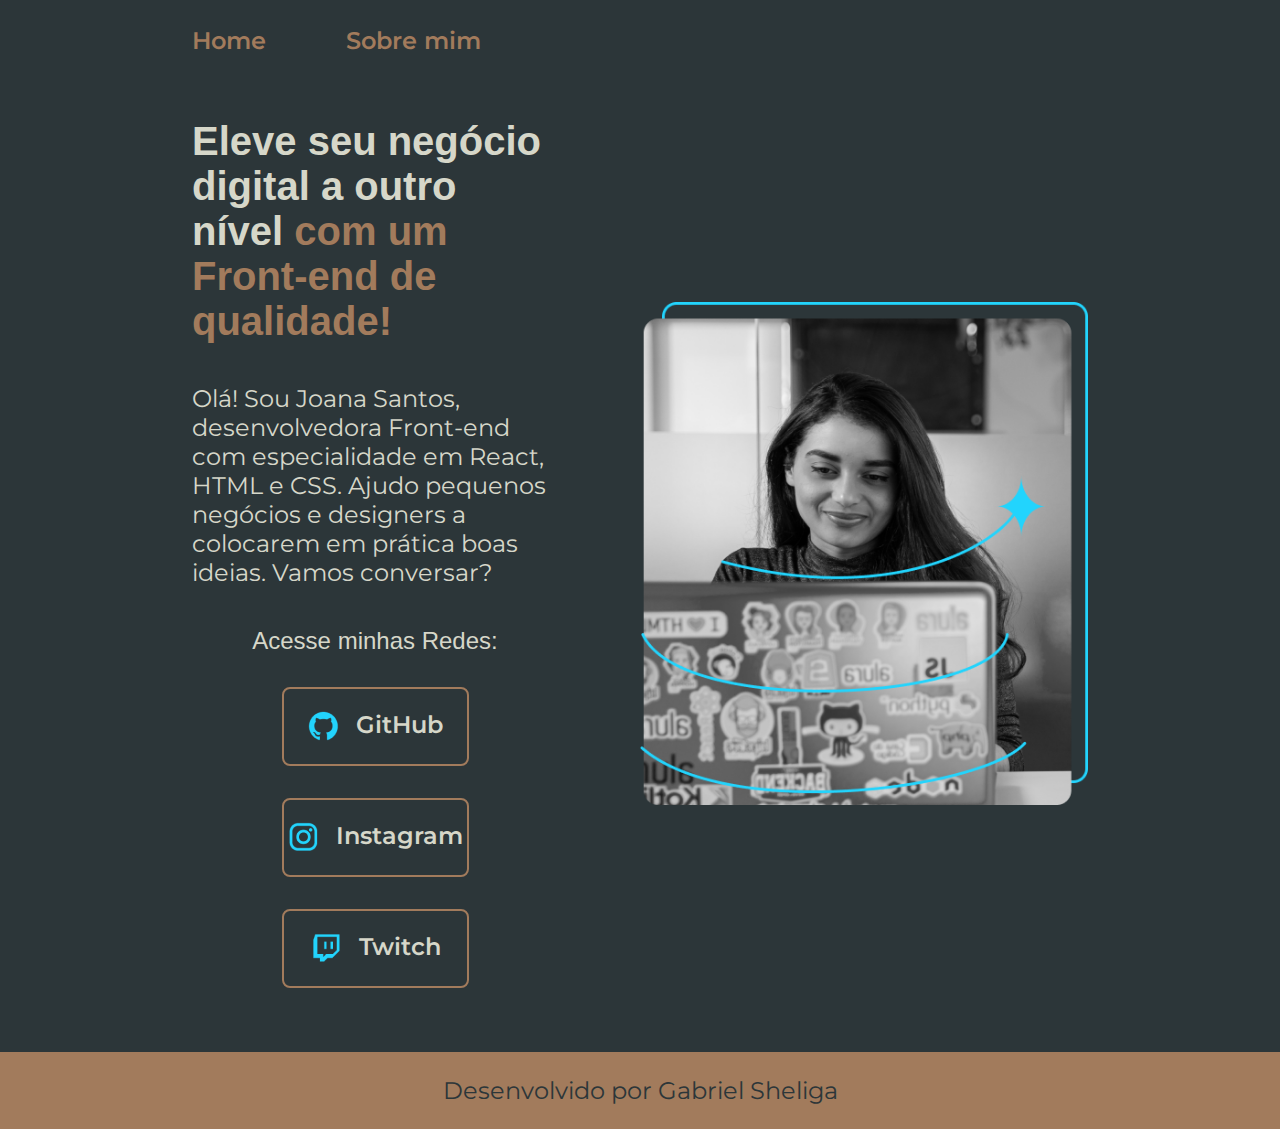
<file: index.html>
<!DOCTYPE html>
<html lang="pt-br">

<head>
    <meta charset="UTF-8">
    <meta http-equiv="X-UA-Compatible" content="IE=edge">
    <meta name="viewport" content="width=device-width, initial-scale=1.0">
    <title>Portifolio</title>
    <link rel="stylesheet" href="./styles/style.css">
</head>

<body>
    <header class="cabecalho">
        <nav class="cabecalho__menu">
            <a class="cabecalho__menu__link" href="index.html">Home</a> 
            <a class="cabecalho__menu__link" href="about.html">Sobre mim</a>
        </nav>
    </header>
    <main class="apresentacao">
        <section class="apresentacao__conteudo">
            <h1 class="apresentacao__conteudo__titulo">Eleve seu negócio digital a outro nível<strong 
            class="titulo-destaque"> com um Front-end de qualidade!
            </strong></h1>
            <p class="apresentacao__conteudo__texto">Olá! Sou Joana Santos, desenvolvedora
            Front-end com especialidade em React, HTML e
            CSS. Ajudo pequenos negócios e designers a
            colocarem em prática boas ideias. Vamos
            conversar?</p>
            <div class="apresentacao__links">
                <h2 class="apresentacao__links__subtitulo">Acesse minhas Redes:</h2>
                <a class="apresentacao__links__navegacao" href="https://github.com/gabrielsheliga">
                    <img src="./assets/github.png">
                    GitHub
                </a>
                 <a class="apresentacao__links__navegacao" href="https://instagram.com/gabriel_sheliga">
                        <img src="./assets/instagram.png">
                        Instagram
                </a>  
                <a class="apresentacao__links__navegacao" href="https://www.twitch.tv/gabriel_sheliga_">
                    <img src="./assets/twitch.png">
                    Twitch
                </a>  
            </div>
        </section>
        <img class="apresentacao__imagem" src="./assets/Imagem.png" alt="Foto da Joana Santos programando">
    </main>
    <footer class="rodape">
        <p>Desenvolvido por Gabriel Sheliga</p>
    </footer>
</body>

</html>
</file>
<file: styles/style.css>
@import url('https://fonts.googleapis.com/css2?family=Krona+One&family=Montserrat:wght@400;600&display=swap');

:root {
    --cor-primaria: #2C3639;
    --cor-secundaria: #D6D7C9;
    --cor-terciaria: #A27B5C;
    --cor-hover: #3F4E4F;

    --fonte-primaria: 'KronaOne', sans-serif;
    --fonte-secundaria: 'Montserrat', sans-serif;
}

*{
    margin: 0;
    padding: 0;
}

body{
    box-sizing: border-box;
    background-color: var(--cor-primaria);
    color: var(--cor-secundaria);
}

.cabecalho {
    padding: 2% 0% 0% 15%;
}

.cabecalho__menu {
    display: flex;
    gap: 80px;
}

.cabecalho__menu__link {
    font-family: var(--fonte-secundaria);
    font-size: 1.5rem;
    font-weight: 600;
    color: var(--cor-terciaria);
    text-decoration: none;
}

.apresentacao{
    margin: 5% 15%;
    display: flex;
    align-items: center;
    justify-content: space-between;
    gap: 82px;
}
.apresentacao__conteudo{
    width: 50%;
    display: flex;
    flex-direction: column;
    gap: 40px;
}

.apresentacao__conteudo__titulo{
    font-size: 2.5rem;
    font-family: var(--fonte-primaria);
}

.titulo-destaque{
    color: var(--cor-terciaria);
}

.apresentacao__conteudo__texto{
    font-size: 1.5rem;
    font-family: var(--fonte-secundaria);
}

.apresentacao__links{
    display: flex;
    flex-direction: column;
    justify-content: space-between;
    align-items: center;
    gap: 32px;
}
.apresentacao__links__subtitulo{
    font-family: var(--fonte-primaria);
    font-weight: 400;
    font-size: 1.5rem;
}

.apresentacao__links__navegacao{
    display: flex;
    justify-content: center;
    gap: 16px;
    border: 2px solid var(--cor-terciaria);
    width: 50%;
    text-align: center;
    border-radius: 8px;
    font-size: 1.5rem;
    font-weight: 600;
    padding: 21.5px 0;
    text-decoration: none;
    color: var(--cor-secundaria);
    font-family: var(--fonte-secundaria);
}

.apresentacao__links__link:hover {
    background-color: var(--cor-hover)
}

.rodape {
    color: var(--cor-primaria);
    background-color: var(--cor-terciaria);
    padding: 24px;
    text-align: center;
    font-family: var(--fonte-secundaria);
    font-size: 1.5rem;
    font-weight: 400;
}

.apresentacao__imagem {
    width: 50%;
}

@media (max-width: 1200px) {

    .cabecalho {
        padding: 10%;  
    }

    .cabecalho__menu{
        justify-content: center;
    }

    .apresentacao {
        flex-direction: column-reverse;
        padding: 5%;
    }    

    .apresentacao__conteudo {
        width: auto;
    }
}
</file>
